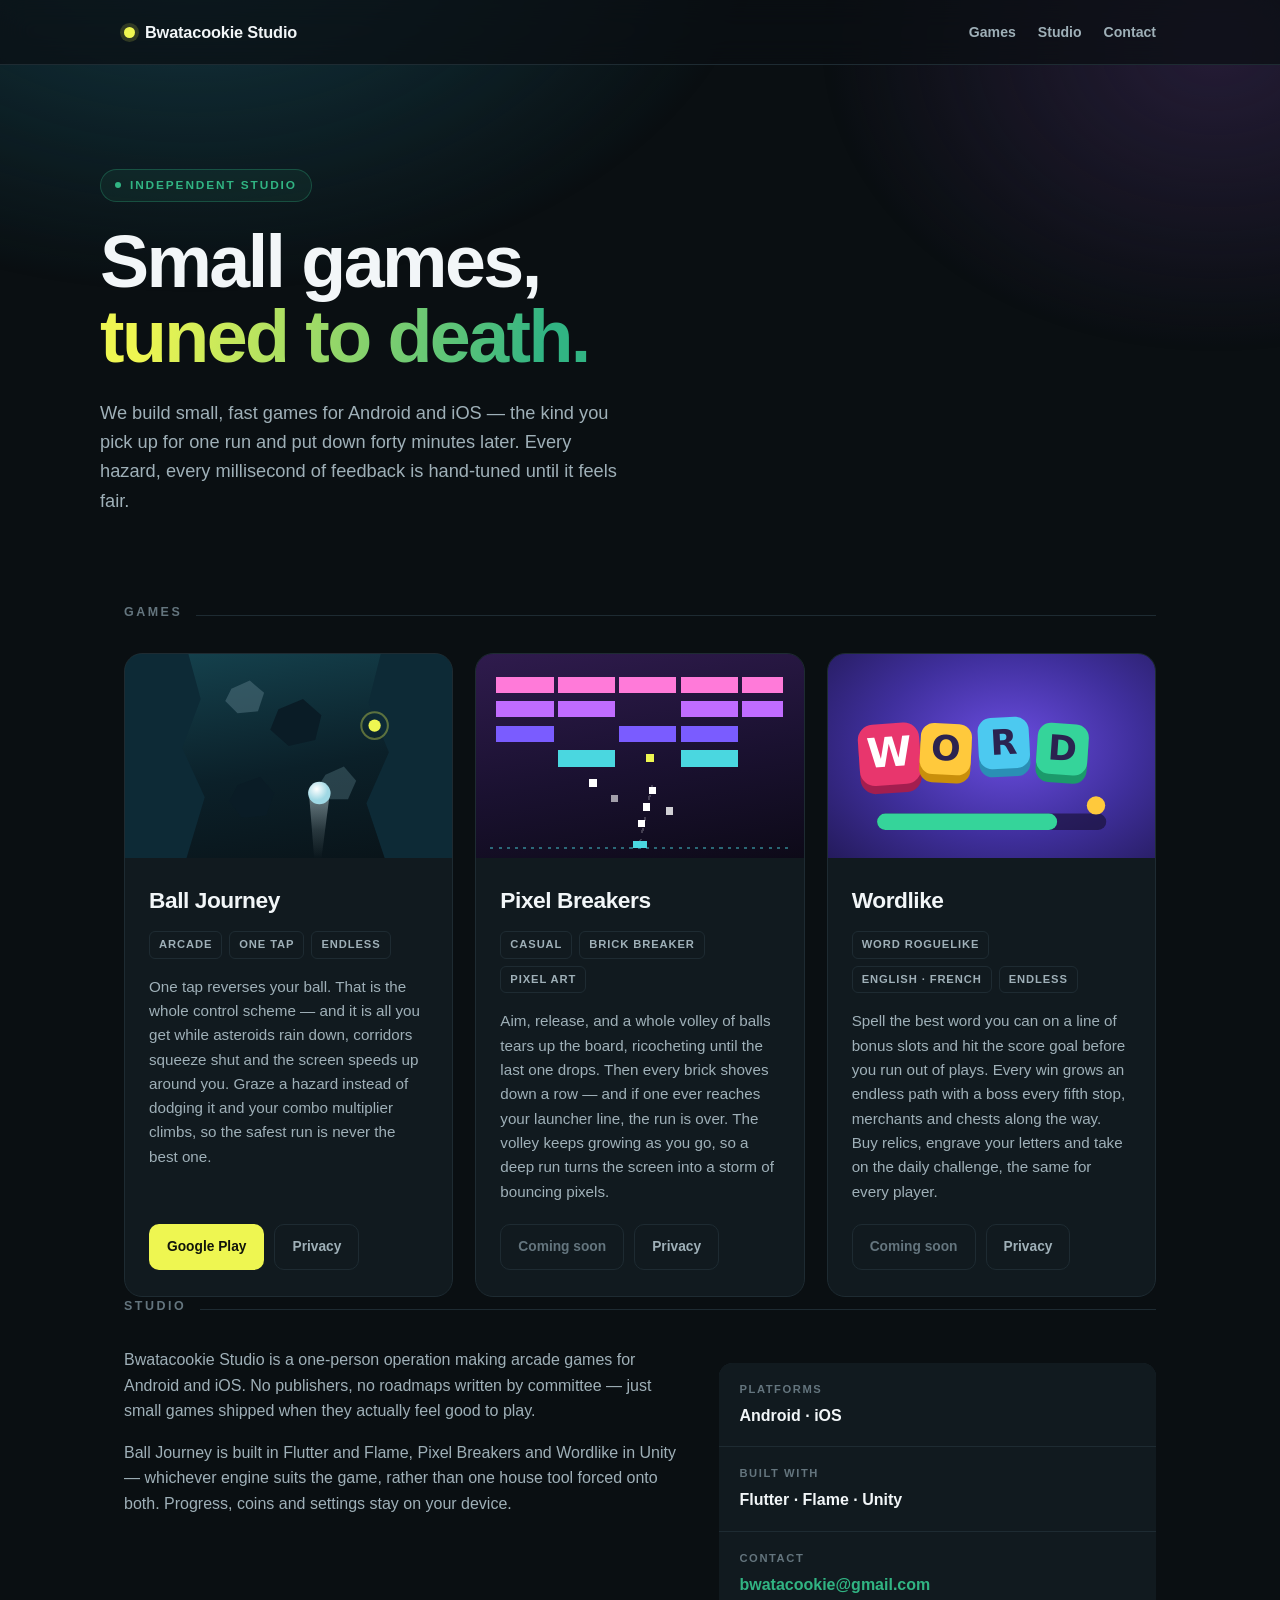
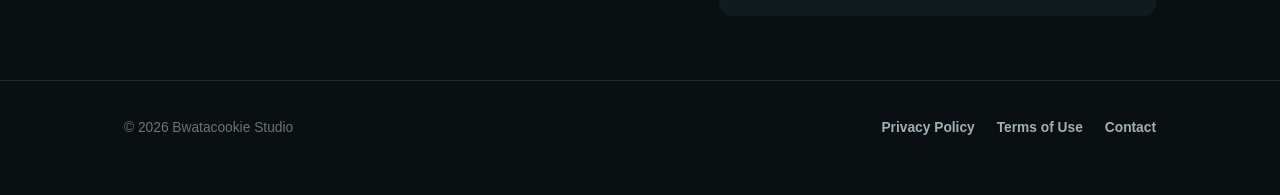
<file: index.html>
<!DOCTYPE html>
<html lang="en">
<head>
<meta charset="UTF-8">
<meta name="viewport" content="width=device-width, initial-scale=1.0">
<title>Bwatacookie Studio — Mobile games</title>
<meta name="description" content="Bwatacookie Studio builds fast, hand-tuned arcade games for Android and iOS. Ball Journey, Pixel Breakers and Wordlike.">
<meta property="og:title" content="Bwatacookie Studio">
<meta property="og:description" content="Fast, hand-tuned arcade games for mobile.">
<meta property="og:type" content="website">
<link rel="stylesheet" href="site.css">
<style>
  /* Home page only. Tokens, chrome and the document layout are in
     site.css, shared with the legal pages. */
/* ---- hero --------------------------------------------------------- */
  .hero { padding: 104px 0 88px; }
  .eyebrow {
    display: inline-flex;
    align-items: center;
    gap: 9px;
    font-size: 0.74rem;
    font-weight: 700;
    letter-spacing: 0.16em;
    text-transform: uppercase;
    color: var(--accent-2);
    border: 1px solid rgba(49, 180, 131, 0.3);
    background: rgba(49, 180, 131, 0.08);
    border-radius: 999px;
    padding: 6px 14px;
  }
  .pulse {
    width: 6px; height: 6px; border-radius: 50%;
    background: var(--accent-2);
    animation: pulse 2.4s ease-in-out infinite;
  }
  @keyframes pulse {
    0%, 100% { opacity: 1; transform: scale(1); }
    50% { opacity: 0.35; transform: scale(0.7); }
  }
  h1 {
    font-size: clamp(2.6rem, 8vw, 4.6rem);
    line-height: 1.02;
    letter-spacing: -0.035em;
    font-weight: 900;
    margin: 22px 0 0;
    max-width: 17ch;
  }
  h1 em {
    font-style: normal;
    background: linear-gradient(100deg, var(--accent) 10%, var(--accent-2) 90%);
    -webkit-background-clip: text;
    background-clip: text;
    color: transparent;
  }
  .lede {
    margin: 24px 0 0;
    max-width: 52ch;
    font-size: clamp(1rem, 2.4vw, 1.14rem);
    color: var(--ink-dim);
  }

  /* ---- games -------------------------------------------------------- */
  section { padding: 56px 0; }
  .games { display: grid; gap: 22px; }
  @media (min-width: 820px) { .games { grid-template-columns: 1fr 1fr; } }
  @media (min-width: 1180px) { .games { grid-template-columns: 1fr 1fr 1fr; } }

  .card {
    position: relative;
    display: flex;
    flex-direction: column;
    background: var(--bg-raised);
    border: 1px solid var(--line);
    border-radius: var(--radius);
    overflow: hidden;
    transition: transform 0.28s cubic-bezier(.2,.8,.2,1),
                border-color 0.28s, box-shadow 0.28s;
  }
  .card:hover {
    transform: translateY(-5px);
    border-color: #2d4049;
    box-shadow: 0 22px 50px -24px rgba(0, 0, 0, 0.9);
  }

  /* Each game's key art is drawn in CSS/SVG rather than shipped as an
     image: it stays crisp at any size, costs no request, and can't end up
     as a broken-image box. */
  .art {
    position: relative;
    aspect-ratio: 16 / 10;
    display: grid;
    place-items: center;
    overflow: hidden;
  }
  .art svg { width: 100%; height: 100%; display: block; }

  .art-journey { background: linear-gradient(170deg, #15434f 0%, #0b2029 55%, #091318 100%); }
  .art-breakers { background: linear-gradient(170deg, #2f1b4d 0%, #1a1130 55%, #0d0a18 100%); }
  .art-wordlike { background: radial-gradient(ellipse 80% 90% at 55% 45%, #6a4de0 0%, #3f2f9c 50%, #1f1750 100%); }

  .card-body { padding: 24px 24px 26px; display: flex; flex-direction: column; flex: 1; }
  .card h3 {
    margin: 0;
    font-size: 1.42rem;
    font-weight: 850;
    letter-spacing: -0.02em;
  }
  .tags { display: flex; flex-wrap: wrap; gap: 7px; margin: 12px 0 0; }
  .tag {
    font-size: 0.7rem;
    font-weight: 700;
    letter-spacing: 0.08em;
    text-transform: uppercase;
    color: var(--ink-dim);
    border: 1px solid var(--line);
    border-radius: 6px;
    padding: 4px 9px;
  }
  .card p { color: var(--ink-dim); margin: 16px 0 0; font-size: 0.95rem; }
  .card .spacer { flex: 1; min-height: 20px; }

  .links { display: flex; flex-wrap: wrap; gap: 10px; }
  .btn {
    display: inline-flex;
    align-items: center;
    gap: 8px;
    font-size: 0.86rem;
    font-weight: 700;
    text-decoration: none;
    padding: 11px 17px;
    border-radius: 10px;
    border: 1px solid transparent;
    transition: transform 0.16s, filter 0.16s, background 0.16s;
  }
  .btn:active { transform: scale(0.97); }
  .btn-primary { background: var(--accent); color: #11150a; }
  .btn-primary:hover { filter: brightness(1.08); }
  .btn-ghost { border-color: var(--line); color: var(--ink-dim); }
  .btn-ghost:hover { border-color: #33464f; color: var(--ink); }
  .btn[aria-disabled="true"] {
    background: transparent;
    border-color: var(--line);
    color: var(--ink-faint);
    cursor: default;
    pointer-events: none;
  }

  /* ---- studio ------------------------------------------------------- */
  .studio-grid { display: grid; gap: 28px; }
  @media (min-width: 760px) { .studio-grid { grid-template-columns: 1.3fr 1fr; } }
  .studio-grid p { color: var(--ink-dim); margin: 0 0 16px; }
  .facts { display: grid; gap: 1px; background: var(--line); border-radius: 14px; overflow: hidden; }
  .fact { background: var(--bg-raised); padding: 18px 20px; }
  .fact dt {
    font-size: 0.7rem; font-weight: 800; letter-spacing: 0.14em;
    text-transform: uppercase; color: var(--ink-faint); margin: 0 0 4px;
  }
  .fact dd { margin: 0; font-weight: 650; }
  .fact dd a { color: var(--accent-2); text-decoration: none; }
  .fact dd a:hover { text-decoration: underline; }
</style>
</head>
<body>

<header>
  <div class="wrap bar">
    <a class="brand" href="#top"><span class="dot"></span>Bwatacookie Studio</a>
    <nav>
      <a href="#games">Games</a>
      <a href="#studio" class="hide-sm">Studio</a>
      <a href="mailto:bwatacookie@gmail.com">Contact</a>
    </nav>
  </div>
</header>

<main id="top">

  <div class="wrap hero">
    <span class="eyebrow"><span class="pulse"></span>Independent studio</span>
    <h1>Small games,<br><em>tuned to death.</em></h1>
    <p class="lede">
      We build small, fast games for Android and iOS — the kind you pick up
      for one run and put down forty minutes later. Every hazard, every
      millisecond of feedback is hand-tuned until it feels fair.
    </p>
  </div>

  <section class="wrap" id="games">
    <div class="section-head"><h2>Games</h2><div class="rule"></div></div>

    <div class="games">

      <!-- ---------------- Ball Journey ---------------- -->
      <article class="card">
        <div class="art art-journey">
          <svg viewBox="0 0 320 200" role="img" aria-label="Ball Journey key art: a glowing ball threading falling asteroids">
            <defs>
              <radialGradient id="bjBall" cx="38%" cy="32%">
                <stop offset="0%" stop-color="#ffffff"/>
                <stop offset="100%" stop-color="#9fd8e4"/>
              </radialGradient>
              <linearGradient id="bjTrail" x1="0" y1="0" x2="0" y2="1">
                <stop offset="0%" stop-color="#e2f5f8" stop-opacity="0.45"/>
                <stop offset="55%" stop-color="#e2f5f8" stop-opacity="0.14"/>
                <stop offset="100%" stop-color="#e2f5f8" stop-opacity="0"/>
              </linearGradient>
            </defs>
            <!-- corridor walls -->
            <path d="M0 0 L62 0 L74 44 L56 92 L78 140 L60 200 L0 200 Z" fill="#0d2a36"/>
            <path d="M320 0 L250 0 L238 48 L258 96 L236 146 L254 200 L320 200 Z" fill="#0d2a36"/>
            <!-- parallax asteroids -->
            <polygon points="104,34 122,26 136,38 130,56 110,58 98,46" fill="#567983" opacity="0.5"/>
            <polygon points="196,118 214,110 226,124 218,142 199,142 189,129" fill="#567983" opacity="0.4"/>
            <!-- foreground asteroids -->
            <polygon points="150,54 174,44 192,60 186,84 160,90 142,74" fill="#0a1c26"/>
            <polygon points="110,128 132,120 146,136 138,158 114,160 102,144" fill="#0a1c26"/>
            <!-- trail + ball -->
            <path d="M180 138 L200 138 L192 200 L185 200 Z" fill="url(#bjTrail)"/>
            <circle cx="190" cy="136" r="11" fill="url(#bjBall)"/>
            <!-- bonus orb -->
            <circle cx="244" cy="70" r="6" fill="#eef651"/>
            <circle cx="244" cy="70" r="13" fill="none" stroke="#eef651" stroke-opacity="0.35" stroke-width="2"/>
          </svg>
        </div>
        <div class="card-body">
          <h3>Ball Journey</h3>
          <div class="tags">
            <span class="tag">Arcade</span>
            <span class="tag">One tap</span>
            <span class="tag">Endless</span>
          </div>
          <p>
            One tap reverses your ball. That is the whole control scheme — and
            it is all you get while asteroids rain down, corridors squeeze shut
            and the screen speeds up around you. Graze a hazard instead of
            dodging it and your combo multiplier climbs, so the safest run is
            never the best one.
          </p>
          <div class="spacer"></div>
          <div class="links">
            <a class="btn btn-primary"
               href="https://play.google.com/store/apps/details?id=com.games.ball_journey">
              Google Play
            </a>
            <a class="btn btn-ghost" href="privacy.html">Privacy</a>
          </div>
        </div>
      </article>

      <!-- ---------------- Pixel Breakers ---------------- -->
      <article class="card">
        <div class="art art-breakers">
          <!-- shape-rendering=crispEdges keeps the blocks hard-edged at any
               scale, which is the point of a pixel-art game. No paddle: this
               is a volley launcher, and the rows descend towards it. -->
          <svg viewBox="0 0 320 200" shape-rendering="crispEdges" role="img"
               aria-label="Pixel Breakers key art: a volley of balls fired up into descending rows of bricks">
            <!-- boss row: full width, no lane through it -->
            <g fill="#ff7ad9">
              <rect x="20" y="22" width="56" height="16"/>
              <rect x="80" y="22" width="56" height="16"/>
              <rect x="140" y="22" width="56" height="16"/>
              <rect x="200" y="22" width="56" height="16"/>
              <rect x="260" y="22" width="40" height="16"/>
            </g>
            <!-- normal rows always leave a column open: that is the lane -->
            <g fill="#c06cff">
              <rect x="20" y="46" width="56" height="16"/>
              <rect x="80" y="46" width="56" height="16"/>
              <rect x="200" y="46" width="56" height="16"/>
              <rect x="260" y="46" width="40" height="16"/>
            </g>
            <g fill="#7a5cff">
              <rect x="20" y="70" width="56" height="16"/>
              <rect x="140" y="70" width="56" height="16"/>
              <rect x="200" y="70" width="56" height="16"/>
            </g>
            <g fill="#4ad7e0">
              <rect x="80" y="94" width="56" height="16"/>
              <rect x="200" y="94" width="56" height="16"/>
            </g>
            <!-- pickups: a coin, and an extra ball -->
            <rect x="166" y="98" width="8" height="8" fill="#eef651"/>
            <rect x="110" y="122" width="8" height="8" fill="#ffffff"/>
            <!-- aim line, and the volley already in flight -->
            <path d="M160 186 L172 128" stroke="#ffffff" stroke-opacity="0.2"
                  stroke-width="2" stroke-dasharray="5 6"/>
            <g fill="#ffffff">
              <rect x="169" y="130" width="7" height="7"/>
              <rect x="163" y="146" width="7" height="7"/>
              <rect x="158" y="162" width="7" height="7"/>
              <rect x="186" y="150" width="7" height="7" opacity="0.8"/>
              <rect x="132" y="138" width="7" height="7" opacity="0.6"/>
            </g>
            <!-- the launcher line the bricks must never reach -->
            <path d="M14 190 L306 190" stroke="#4ad7e0" stroke-opacity="0.45"
                  stroke-width="2" stroke-dasharray="3 5"/>
            <rect x="153" y="183" width="14" height="7" fill="#4ad7e0"/>
          </svg>
        </div>
        <div class="card-body">
          <h3>Pixel Breakers</h3>
          <div class="tags">
            <span class="tag">Casual</span>
            <span class="tag">Brick breaker</span>
            <span class="tag">Pixel art</span>
          </div>
          <p>
            Aim, release, and a whole volley of balls tears up the board,
            ricocheting until the last one drops. Then every brick shoves down
            a row &mdash; and if one ever reaches your launcher line, the run is
            over. The volley keeps growing as you go, so a deep run turns the
            screen into a storm of bouncing pixels.
          </p>
          <div class="spacer"></div>
          <div class="links">
            <!-- Still in development (upgrade shop, chests and skins to
                 come), so there is no listing yet. When there is, the URL is
                 play.google.com/store/apps/details?id=com.pixelbreakers.game
                 — swap it in and drop aria-disabled. -->
            <a class="btn" aria-disabled="true" href="#games">Coming soon</a>
            <a class="btn btn-ghost" href="privacy.html">Privacy</a>
          </div>
        </div>
      </article>

      <!-- ---------------- Wordlike ---------------- -->
      <article class="card">
        <div class="art art-wordlike">
          <svg viewBox="0 0 320 200" role="img" aria-label="Wordlike key art: colored letter tiles spelling WORD above a score goal">
            <g font-family="'Trebuchet MS', 'Segoe UI', system-ui, sans-serif" font-weight="800" text-anchor="middle">
              <g transform="rotate(-4 60 96)">
                <rect x="30" y="76" width="60" height="60" rx="15" fill="#a31e4f"/>
                <rect x="30" y="68" width="60" height="60" rx="15" fill="#e8366d"/>
                <text x="60" y="110" font-size="40" fill="#ffffff">W</text>
              </g>
              <g transform="rotate(3 115 96)">
                <rect x="90" y="76" width="50" height="50" rx="13" fill="#c98f0b"/>
                <rect x="90" y="68" width="50" height="50" rx="13" fill="#ffc93c"/>
                <text x="115" y="104" font-size="34" fill="#2b2350">O</text>
              </g>
              <g transform="rotate(-3 172 90)">
                <rect x="147" y="70" width="50" height="50" rx="13" fill="#2a8fb5"/>
                <rect x="147" y="62" width="50" height="50" rx="13" fill="#4cc9f0"/>
                <text x="172" y="98" font-size="34" fill="#2b2350">R</text>
              </g>
              <g transform="rotate(4 229 96)">
                <rect x="204" y="76" width="50" height="50" rx="13" fill="#1b9a6b"/>
                <rect x="204" y="68" width="50" height="50" rx="13" fill="#35d49a"/>
                <text x="229" y="104" font-size="34" fill="#2b2350">D</text>
              </g>
            </g>
            <!-- the score goal: a gauge that is almost full -->
            <rect x="48" y="156" width="224" height="16" rx="8" fill="#140e2c" fill-opacity="0.6"/>
            <rect x="48" y="156" width="176" height="16" rx="8" fill="#35d49a"/>
            <circle cx="262" cy="148" r="9" fill="#ffc93c"/>
          </svg>
        </div>
        <div class="card-body">
          <h3>Wordlike</h3>
          <div class="tags">
            <span class="tag">Word roguelike</span>
            <span class="tag">English &middot; French</span>
            <span class="tag">Endless</span>
          </div>
          <p>
            Spell the best word you can on a line of bonus slots and hit the
            score goal before you run out of plays. Every win grows an endless
            path with a boss every fifth stop, merchants and chests along the
            way. Buy relics, engrave your letters and take on the daily
            challenge, the same for every player.
          </p>
          <div class="spacer"></div>
          <div class="links">
            <!-- No listing yet. When there is, the URL is
                 play.google.com/store/apps/details?id=com.wordlike.game
                 and then swap it in and drop aria-disabled. -->
            <a class="btn" aria-disabled="true" href="#games">Coming soon</a>
            <a class="btn btn-ghost" href="privacy.html">Privacy</a>
          </div>
        </div>
      </article>

    </div>
  </section>

  <section class="wrap" id="studio">
    <div class="section-head"><h2>Studio</h2><div class="rule"></div></div>
    <div class="studio-grid">
      <div>
        <p>
          Bwatacookie Studio is a one-person operation making arcade games for
          Android and iOS. No publishers, no roadmaps written by committee —
          just small games shipped when they actually feel good to play.
        </p>
        <p>
          Ball Journey is built in Flutter and Flame, Pixel Breakers and
          Wordlike in Unity &mdash; whichever engine suits the game, rather than one house tool
          forced onto both. Progress, coins and settings stay on your device.
        </p>
      </div>
      <dl class="facts">
        <div class="fact">
          <dt>Platforms</dt>
          <dd>Android &middot; iOS</dd>
        </div>
        <div class="fact">
          <dt>Built with</dt>
          <dd>Flutter &middot; Flame &middot; Unity</dd>
        </div>
        <div class="fact">
          <dt>Contact</dt>
          <dd><a href="mailto:bwatacookie@gmail.com">bwatacookie@gmail.com</a></dd>
        </div>
      </dl>
    </div>
  </section>

</main>

<footer>
  <div class="wrap foot">
    <span>&copy; 2026 Bwatacookie Studio</span>
    <nav>
      <a href="privacy.html">Privacy Policy</a>
      <a href="terms.html">Terms of Use</a>
      <a href="mailto:bwatacookie@gmail.com">Contact</a>
    </nav>
  </div>
</footer>

</body>
</html>
</file>
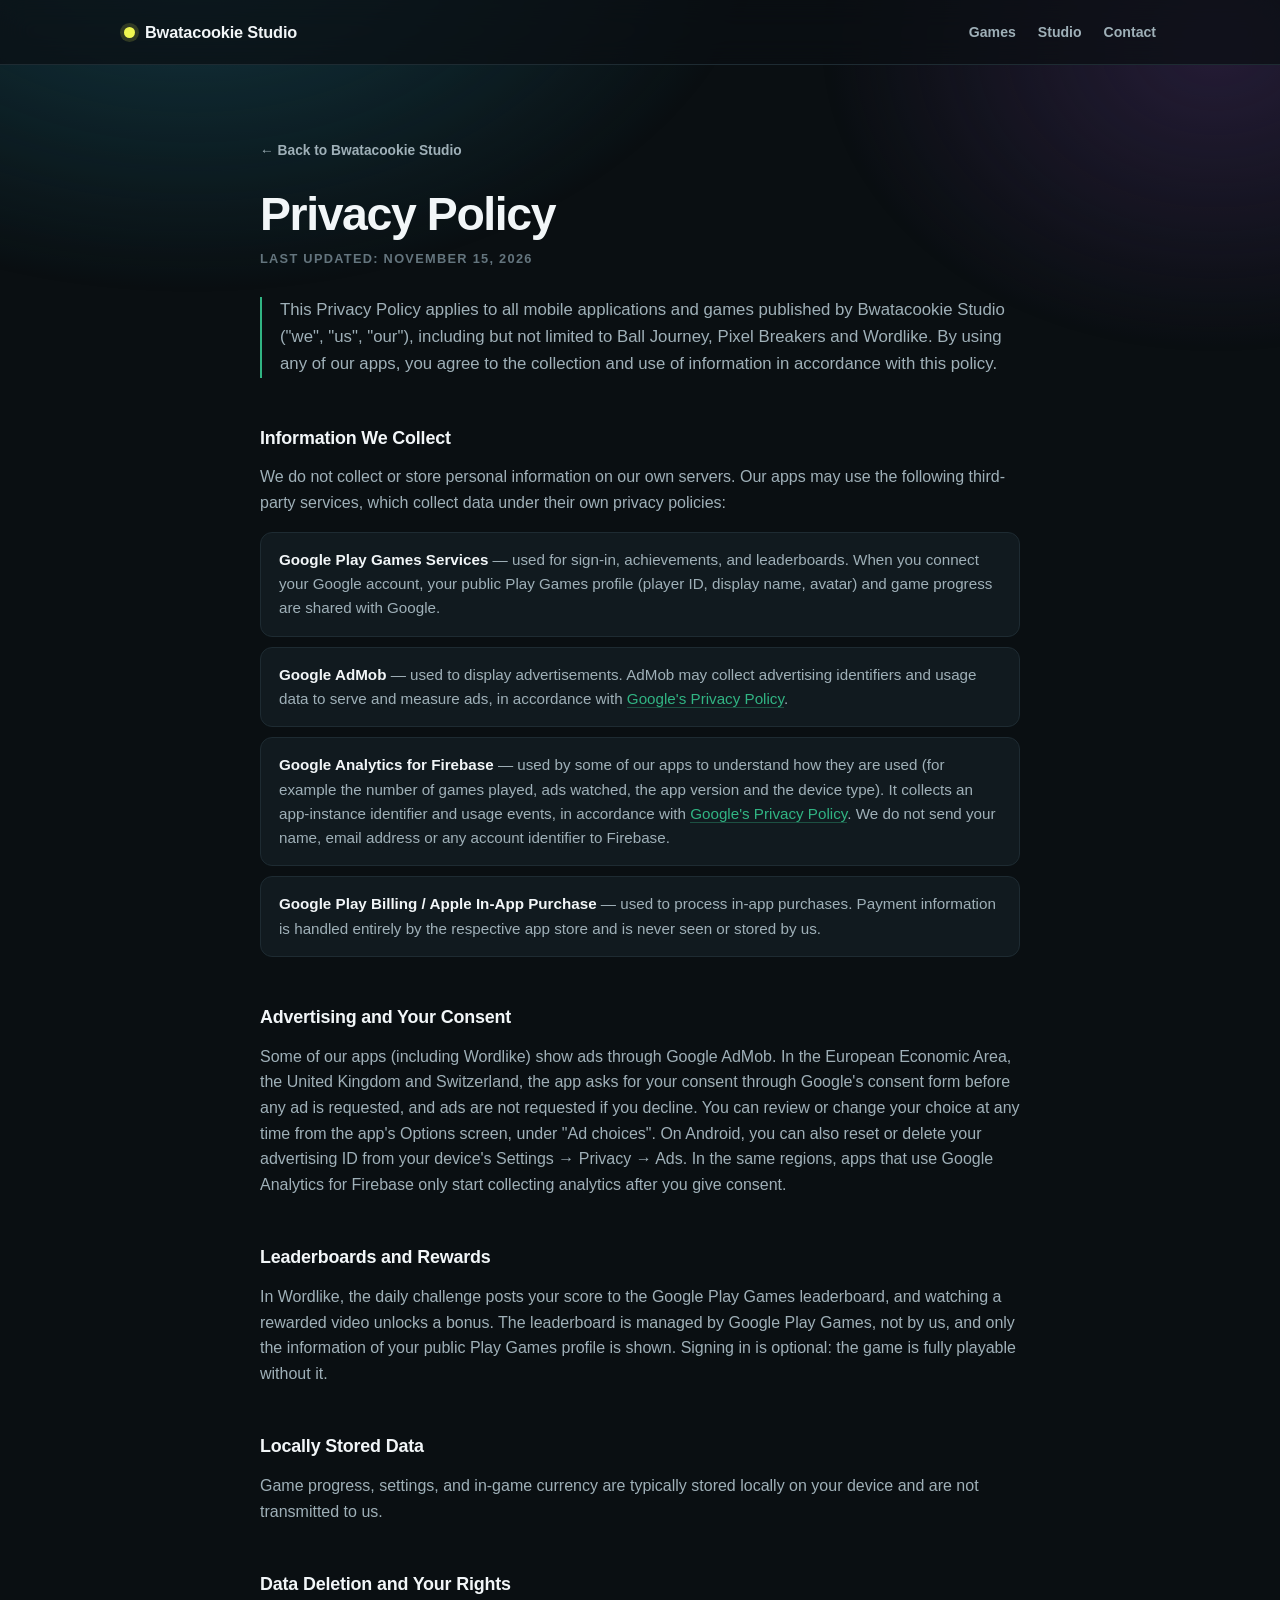
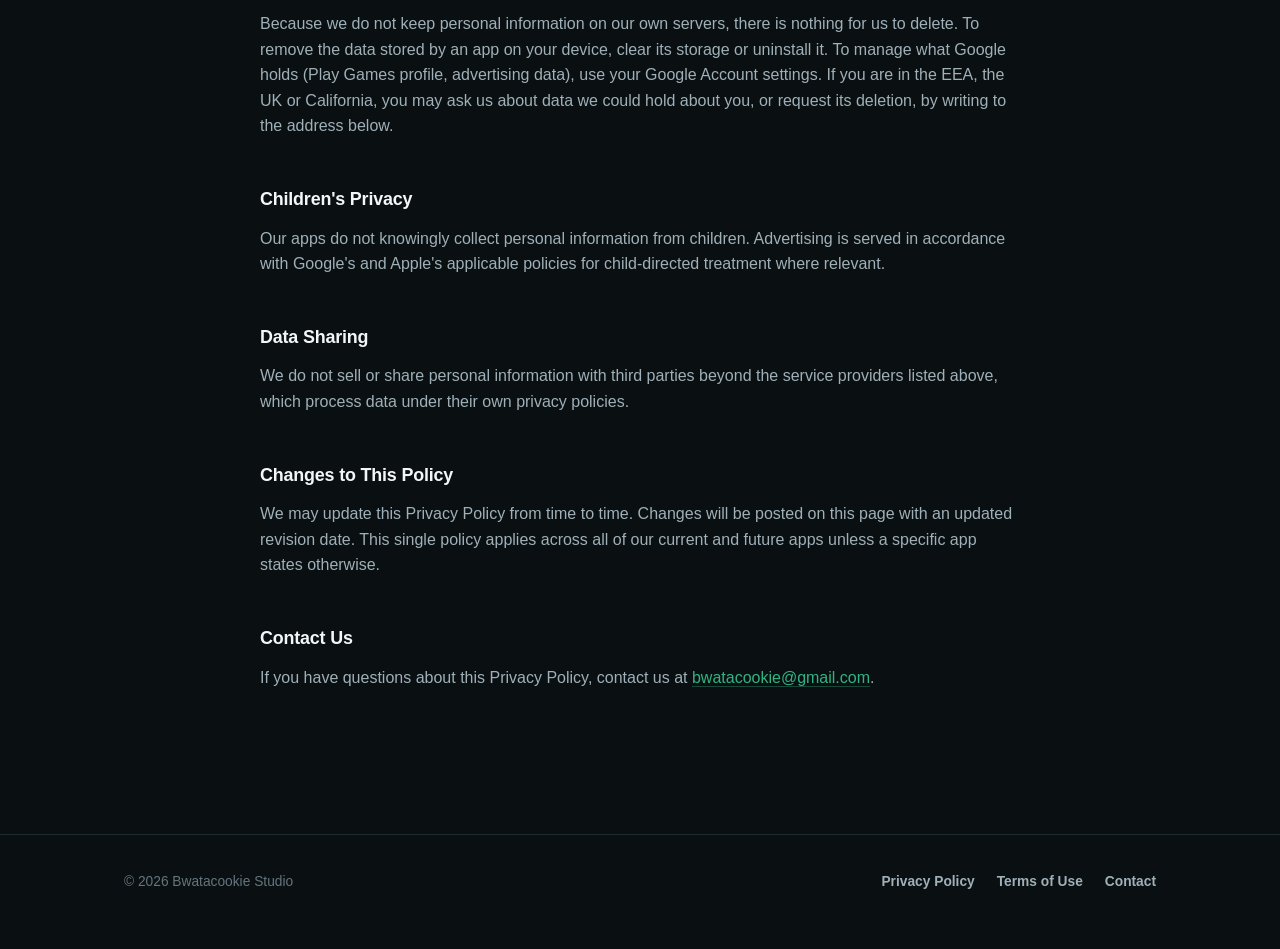
<file: privacy.html>
<!DOCTYPE html>
<html lang="en">
<head>
<meta charset="UTF-8">
<meta name="viewport" content="width=device-width, initial-scale=1.0">
<title>Privacy Policy — Bwatacookie Studio</title>
<meta name="description" content="How Bwatacookie Studio's games handle your data. One policy covering every app we publish.">
<link rel="stylesheet" href="site.css">
</head>
<body>

<header>
  <div class="wrap bar">
    <a class="brand" href="index.html"><span class="dot"></span>Bwatacookie Studio</a>
    <nav>
      <a href="index.html#games">Games</a>
      <a href="index.html#studio" class="hide-sm">Studio</a>
      <a href="mailto:bwatacookie@gmail.com">Contact</a>
    </nav>
  </div>
</header>

<main class="wrap doc">

  <a class="back" href="index.html">&larr; Back to Bwatacookie Studio</a>
  <h1>Privacy Policy</h1>
  <p class="updated">Last updated: November 15, 2026</p>

  <p class="intro">
    This Privacy Policy applies to all mobile applications and games
    published by Bwatacookie Studio ("we", "us", "our"), including but not
    limited to Ball Journey, Pixel Breakers and Wordlike. By using any of our apps, you
    agree to the collection and use of information in accordance with this
    policy.
  </p>

  <h2>Information We Collect</h2>
  <p>
    We do not collect or store personal information on our own servers. Our
    apps may use the following third-party services, which collect data
    under their own privacy policies:
  </p>
  <ul>
    <li>
      <strong>Google Play Games Services</strong> — used for sign-in,
      achievements, and leaderboards. When you connect your Google account,
      your public Play Games profile (player ID, display name, avatar) and
      game progress are shared with Google.
    </li>
    <li>
      <strong>Google AdMob</strong> — used to display advertisements. AdMob
      may collect advertising identifiers and usage data to serve and
      measure ads, in accordance with
      <a href="https://policies.google.com/privacy" target="_blank" rel="noopener">Google's Privacy Policy</a>.
    </li>
    <li>
      <strong>Google Analytics for Firebase</strong> — used by some of our
      apps to understand how they are used (for example the number of games
      played, ads watched, the app version and the device type). It collects
      an app-instance identifier and usage events, in accordance with
      <a href="https://policies.google.com/privacy" target="_blank" rel="noopener">Google's Privacy Policy</a>.
      We do not send your name, email address or any account identifier to
      Firebase.
    </li>
    <li>
      <strong>Google Play Billing / Apple In-App Purchase</strong> — used to
      process in-app purchases. Payment information is handled entirely by
      the respective app store and is never seen or stored by us.
    </li>
  </ul>

  <h2>Advertising and Your Consent</h2>
  <p>
    Some of our apps (including Wordlike) show ads through Google AdMob. In
    the European Economic Area, the United Kingdom and Switzerland, the app
    asks for your consent through Google's consent form before any ad is
    requested, and ads are not requested if you decline. You can review or
    change your choice at any time from the app's Options screen, under
    "Ad choices". On Android, you can also reset or delete your advertising
    ID from your device's Settings &rarr; Privacy &rarr; Ads. In the same
    regions, apps that use Google Analytics for Firebase only start
    collecting analytics after you give consent.
  </p>

  <h2>Leaderboards and Rewards</h2>
  <p>
    In Wordlike, the daily challenge posts your score to the Google Play
    Games leaderboard, and watching a rewarded video unlocks a bonus. The
    leaderboard is managed by Google Play Games, not by us, and only the
    information of your public Play Games profile is shown. Signing in is
    optional: the game is fully playable without it.
  </p>

  <h2>Locally Stored Data</h2>
  <p>
    Game progress, settings, and in-game currency are typically stored
    locally on your device and are not transmitted to us.
  </p>

  <h2>Data Deletion and Your Rights</h2>
  <p>
    Because we do not keep personal information on our own servers, there is
    nothing for us to delete. To remove the data stored by an app on your
    device, clear its storage or uninstall it. To manage what Google holds
    (Play Games profile, advertising data), use your Google Account settings.
    If you are in the EEA, the UK or California, you may ask us about data we
    could hold about you, or request its deletion, by writing to the address
    below.
  </p>

  <h2>Children's Privacy</h2>
  <p>
    Our apps do not knowingly collect personal information from children.
    Advertising is served in accordance with Google's and Apple's applicable
    policies for child-directed treatment where relevant.
  </p>

  <h2>Data Sharing</h2>
  <p>
    We do not sell or share personal information with third parties beyond
    the service providers listed above, which process data under their own
    privacy policies.
  </p>

  <h2>Changes to This Policy</h2>
  <p>
    We may update this Privacy Policy from time to time. Changes will be
    posted on this page with an updated revision date. This single policy
    applies across all of our current and future apps unless a specific app
    states otherwise.
  </p>

  <h2>Contact Us</h2>
  <p>
    If you have questions about this Privacy Policy, contact us at
    <a href="mailto:bwatacookie@gmail.com">bwatacookie@gmail.com</a>.
  </p>

</main>

<footer>
  <div class="wrap foot">
    <span>&copy; 2026 Bwatacookie Studio</span>
    <nav>
      <a href="privacy.html">Privacy Policy</a>
      <a href="terms.html">Terms of Use</a>
      <a href="mailto:bwatacookie@gmail.com">Contact</a>
    </nav>
  </div>
</footer>

</body>
</html>
</file>
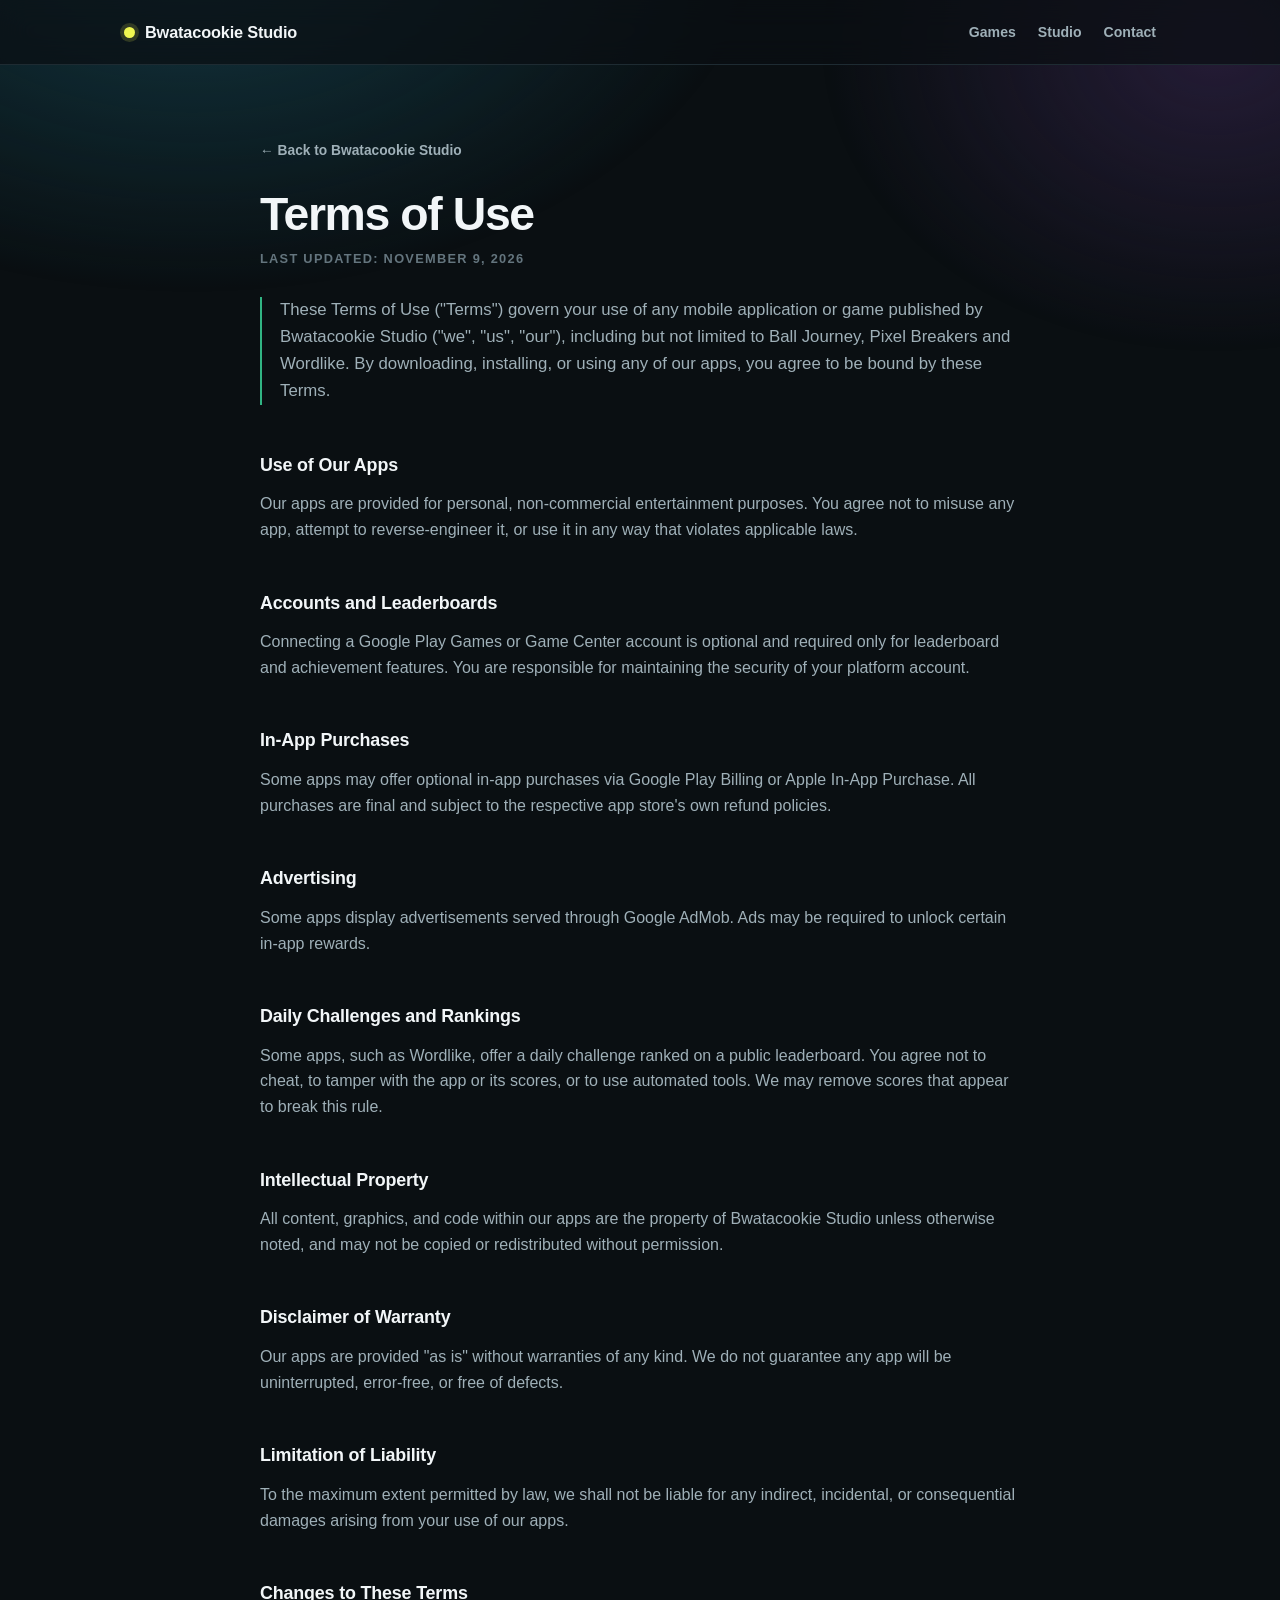
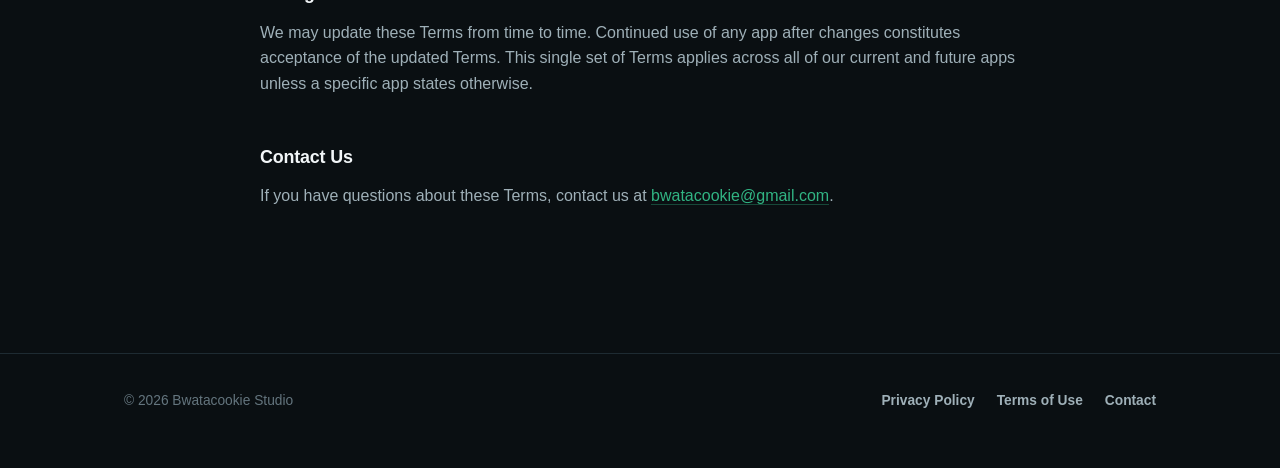
<file: terms.html>
<!DOCTYPE html>
<html lang="en">
<head>
<meta charset="UTF-8">
<meta name="viewport" content="width=device-width, initial-scale=1.0">
<title>Terms of Use — Bwatacookie Studio</title>
<meta name="description" content="The terms covering every app and game published by Bwatacookie Studio.">
<link rel="stylesheet" href="site.css">
</head>
<body>

<header>
  <div class="wrap bar">
    <a class="brand" href="index.html"><span class="dot"></span>Bwatacookie Studio</a>
    <nav>
      <a href="index.html#games">Games</a>
      <a href="index.html#studio" class="hide-sm">Studio</a>
      <a href="mailto:bwatacookie@gmail.com">Contact</a>
    </nav>
  </div>
</header>

<main class="wrap doc">

  <a class="back" href="index.html">&larr; Back to Bwatacookie Studio</a>
  <h1>Terms of Use</h1>
  <p class="updated">Last updated: November 9, 2026</p>

  <p class="intro">
    These Terms of Use ("Terms") govern your use of any mobile application or
    game published by Bwatacookie Studio ("we", "us", "our"), including but
    not limited to Ball Journey, Pixel Breakers and Wordlike. By downloading,
    installing, or using any of our apps, you agree to be bound by these
    Terms.
  </p>

  <h2>Use of Our Apps</h2>
  <p>
    Our apps are provided for personal, non-commercial entertainment
    purposes. You agree not to misuse any app, attempt to reverse-engineer
    it, or use it in any way that violates applicable laws.
  </p>

  <h2>Accounts and Leaderboards</h2>
  <p>
    Connecting a Google Play Games or Game Center account is optional and
    required only for leaderboard and achievement features. You are
    responsible for maintaining the security of your platform account.
  </p>

  <h2>In-App Purchases</h2>
  <p>
    Some apps may offer optional in-app purchases via Google Play Billing or
    Apple In-App Purchase. All purchases are final and subject to the
    respective app store's own refund policies.
  </p>

  <h2>Advertising</h2>
  <p>
    Some apps display advertisements served through Google AdMob. Ads may be
    required to unlock certain in-app rewards.
  </p>

  <h2>Daily Challenges and Rankings</h2>
  <p>
    Some apps, such as Wordlike, offer a daily challenge ranked on a public
    leaderboard. You agree not to cheat, to tamper with the app or its
    scores, or to use automated tools. We may remove scores that appear to
    break this rule.
  </p>

  <h2>Intellectual Property</h2>
  <p>
    All content, graphics, and code within our apps are the property of
    Bwatacookie Studio unless otherwise noted, and may not be copied or
    redistributed without permission.
  </p>

  <h2>Disclaimer of Warranty</h2>
  <p>
    Our apps are provided "as is" without warranties of any kind. We do not
    guarantee any app will be uninterrupted, error-free, or free of defects.
  </p>

  <h2>Limitation of Liability</h2>
  <p>
    To the maximum extent permitted by law, we shall not be liable for any
    indirect, incidental, or consequential damages arising from your use of
    our apps.
  </p>

  <h2>Changes to These Terms</h2>
  <p>
    We may update these Terms from time to time. Continued use of any app
    after changes constitutes acceptance of the updated Terms. This single
    set of Terms applies across all of our current and future apps unless a
    specific app states otherwise.
  </p>

  <h2>Contact Us</h2>
  <p>
    If you have questions about these Terms, contact us at
    <a href="mailto:bwatacookie@gmail.com">bwatacookie@gmail.com</a>.
  </p>

</main>

<footer>
  <div class="wrap foot">
    <span>&copy; 2026 Bwatacookie Studio</span>
    <nav>
      <a href="privacy.html">Privacy Policy</a>
      <a href="terms.html">Terms of Use</a>
      <a href="mailto:bwatacookie@gmail.com">Contact</a>
    </nav>
  </div>
</footer>

</body>
</html>
</file>
<file: site.css>
/* ============================================================
   Bwatacookie Studio — shared design system.

   Everything every page needs: tokens, the page chrome (header,
   footer, background), and the long-form document layout the legal
   pages use. Page-specific blocks (the home page's hero, game cards
   and key art) stay inline in index.html.

   Lives in one file so the three pages can't drift apart — which is
   exactly what happened when the legal pages carried their own copy
   of the palette.
   ============================================================ */

/* ---- tokens ------------------------------------------------ */
:root {
  color-scheme: dark;
  --ink: #f2f6f8;
  --ink-dim: #9fb0b8;
  --ink-faint: #64757e;
  --bg: #0a0f12;
  --bg-raised: #111a1f;
  --line: #1e2b32;
  --accent: #eef651;        /* Ball Journey's bonus yellow */
  --accent-2: #31b483;      /* its combo green */
  --accent-3: #e16565;      /* its spinner red */
  --radius: 18px;
  --maxw: 1080px;
}

* { box-sizing: border-box; }

html { scroll-behavior: smooth; }

body {
  margin: 0;
  background: var(--bg);
  color: var(--ink);
  font-family: "Segoe UI Variable Display", -apple-system, BlinkMacSystemFont,
               "Segoe UI", Roboto, Helvetica, Arial, sans-serif;
  line-height: 1.6;
  -webkit-font-smoothing: antialiased;
  overflow-x: hidden;
}

/* Two soft colour washes behind everything, fixed so the page scrolls
   over them rather than dragging them along. */
body::before {
  content: "";
  position: fixed;
  inset: 0;
  z-index: -1;
  background:
    radial-gradient(60rem 40rem at 15% -10%, #15434f 0%, transparent 60%),
    radial-gradient(45rem 35rem at 95% 5%, #2a1f3d 0%, transparent 55%);
  opacity: 0.85;
}

a { color: inherit; }

.wrap { max-width: var(--maxw); margin: 0 auto; padding: 0 24px; }

/* ---- header ------------------------------------------------ */
header {
  position: sticky;
  top: 0;
  z-index: 10;
  backdrop-filter: blur(14px);
  background: rgba(10, 15, 18, 0.72);
  border-bottom: 1px solid var(--line);
}
.bar {
  display: flex;
  align-items: center;
  justify-content: space-between;
  gap: 16px;
  height: 64px;
}
.brand {
  display: flex;
  align-items: center;
  gap: 10px;
  font-weight: 800;
  letter-spacing: -0.01em;
  text-decoration: none;
  font-size: 1.02rem;
}
.brand .dot {
  width: 11px;
  height: 11px;
  border-radius: 50%;
  background: var(--accent);
  box-shadow: 0 0 0 4px rgba(238, 246, 81, 0.16);
  flex: none;
}
nav {
  display: flex;
  gap: 22px;
  font-size: 0.88rem;
  font-weight: 600;
  color: var(--ink-dim);
}
nav a { text-decoration: none; transition: color 0.18s; }
nav a:hover { color: var(--accent); }
@media (max-width: 560px) { nav a.hide-sm { display: none; } }

/* ---- section heading, shared by home and documents --------- */
.section-head {
  display: flex;
  align-items: baseline;
  gap: 14px;
  margin-bottom: 30px;
}
.section-head h2,
h2.kicker {
  font-size: 0.78rem;
  font-weight: 800;
  letter-spacing: 0.2em;
  text-transform: uppercase;
  color: var(--ink-faint);
  margin: 0;
}
.rule { flex: 1; height: 1px; background: var(--line); }

/* ---- long-form document (privacy, terms) ------------------- */
.doc { padding: 72px 0 96px; max-width: 760px; }

.doc .back {
  display: inline-flex;
  align-items: center;
  gap: 7px;
  font-size: 0.86rem;
  font-weight: 650;
  color: var(--ink-dim);
  text-decoration: none;
  transition: color 0.18s;
}
.doc .back:hover { color: var(--accent); }

.doc h1 {
  font-size: clamp(2rem, 6vw, 2.9rem);
  line-height: 1.08;
  letter-spacing: -0.03em;
  font-weight: 900;
  margin: 26px 0 0;
}

.doc .updated {
  margin: 10px 0 0;
  font-size: 0.8rem;
  font-weight: 700;
  letter-spacing: 0.1em;
  text-transform: uppercase;
  color: var(--ink-faint);
}

/* The opening paragraph carries the document's scope, so it gets a
   little more presence than the body copy that follows. */
.doc .intro {
  margin: 28px 0 0;
  font-size: 1.05rem;
  color: var(--ink-dim);
  padding-left: 18px;
  border-left: 2px solid var(--accent-2);
}

.doc h2 {
  font-size: 1.12rem;
  font-weight: 800;
  letter-spacing: -0.01em;
  color: var(--ink);
  margin: 46px 0 0;
}

.doc p,
.doc li { color: var(--ink-dim); }
.doc p { margin: 12px 0 0; }

.doc ul {
  margin: 16px 0 0;
  padding: 0;
  list-style: none;
  display: grid;
  gap: 10px;
}
.doc ul li {
  background: var(--bg-raised);
  border: 1px solid var(--line);
  border-radius: 12px;
  padding: 15px 18px;
  font-size: 0.95rem;
}
.doc ul li strong { color: var(--ink); }

.doc a:not(.back) {
  color: var(--accent-2);
  text-decoration: none;
  border-bottom: 1px solid rgba(49, 180, 131, 0.35);
}
.doc a:not(.back):hover { border-bottom-color: var(--accent-2); }

/* ---- footer ------------------------------------------------ */
footer {
  border-top: 1px solid var(--line);
  margin-top: 48px;
  padding: 36px 0 56px;
}
.foot {
  display: flex;
  flex-wrap: wrap;
  gap: 16px;
  align-items: center;
  justify-content: space-between;
  font-size: 0.86rem;
  color: var(--ink-faint);
}
.foot nav { font-size: 0.86rem; }

@media (prefers-reduced-motion: reduce) {
  html { scroll-behavior: auto; }
  *, *::before, *::after {
    animation-duration: 0.001s !important;
    transition-duration: 0.001s !important;
  }
}
</file>
